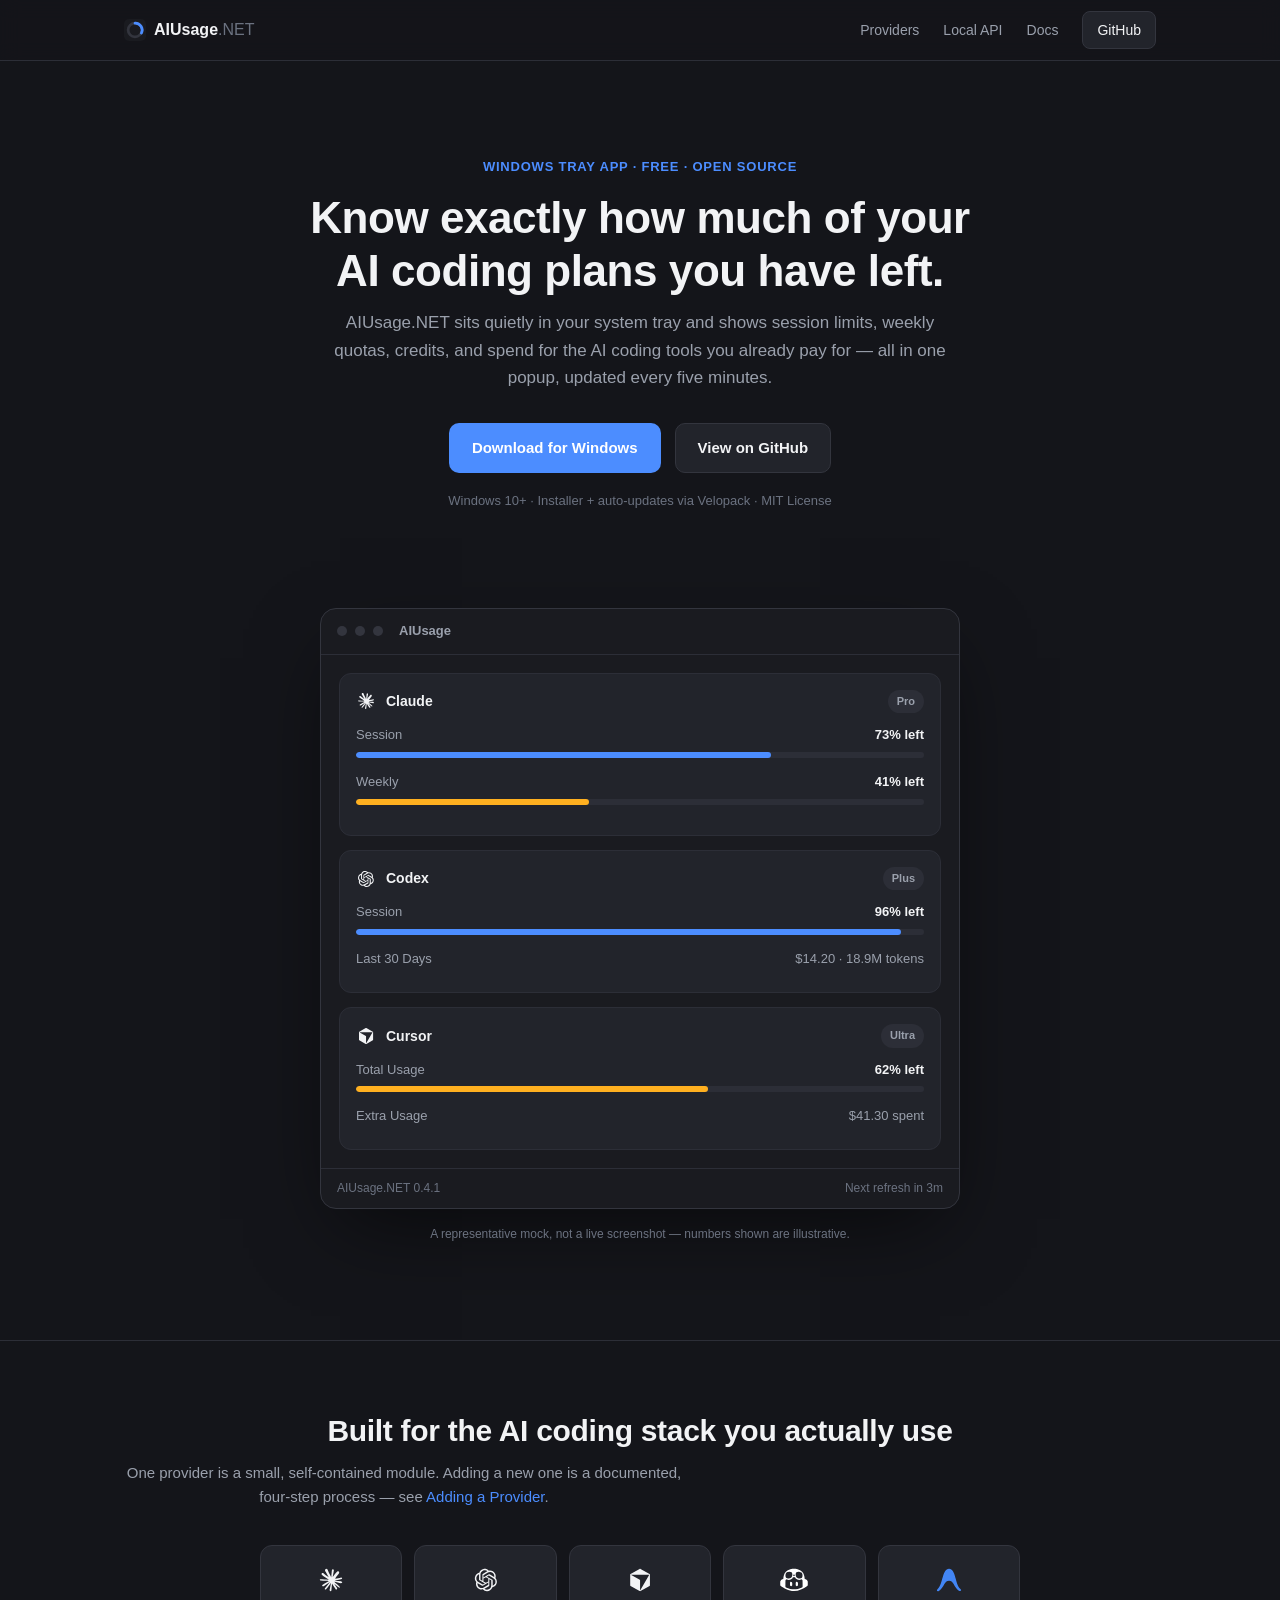
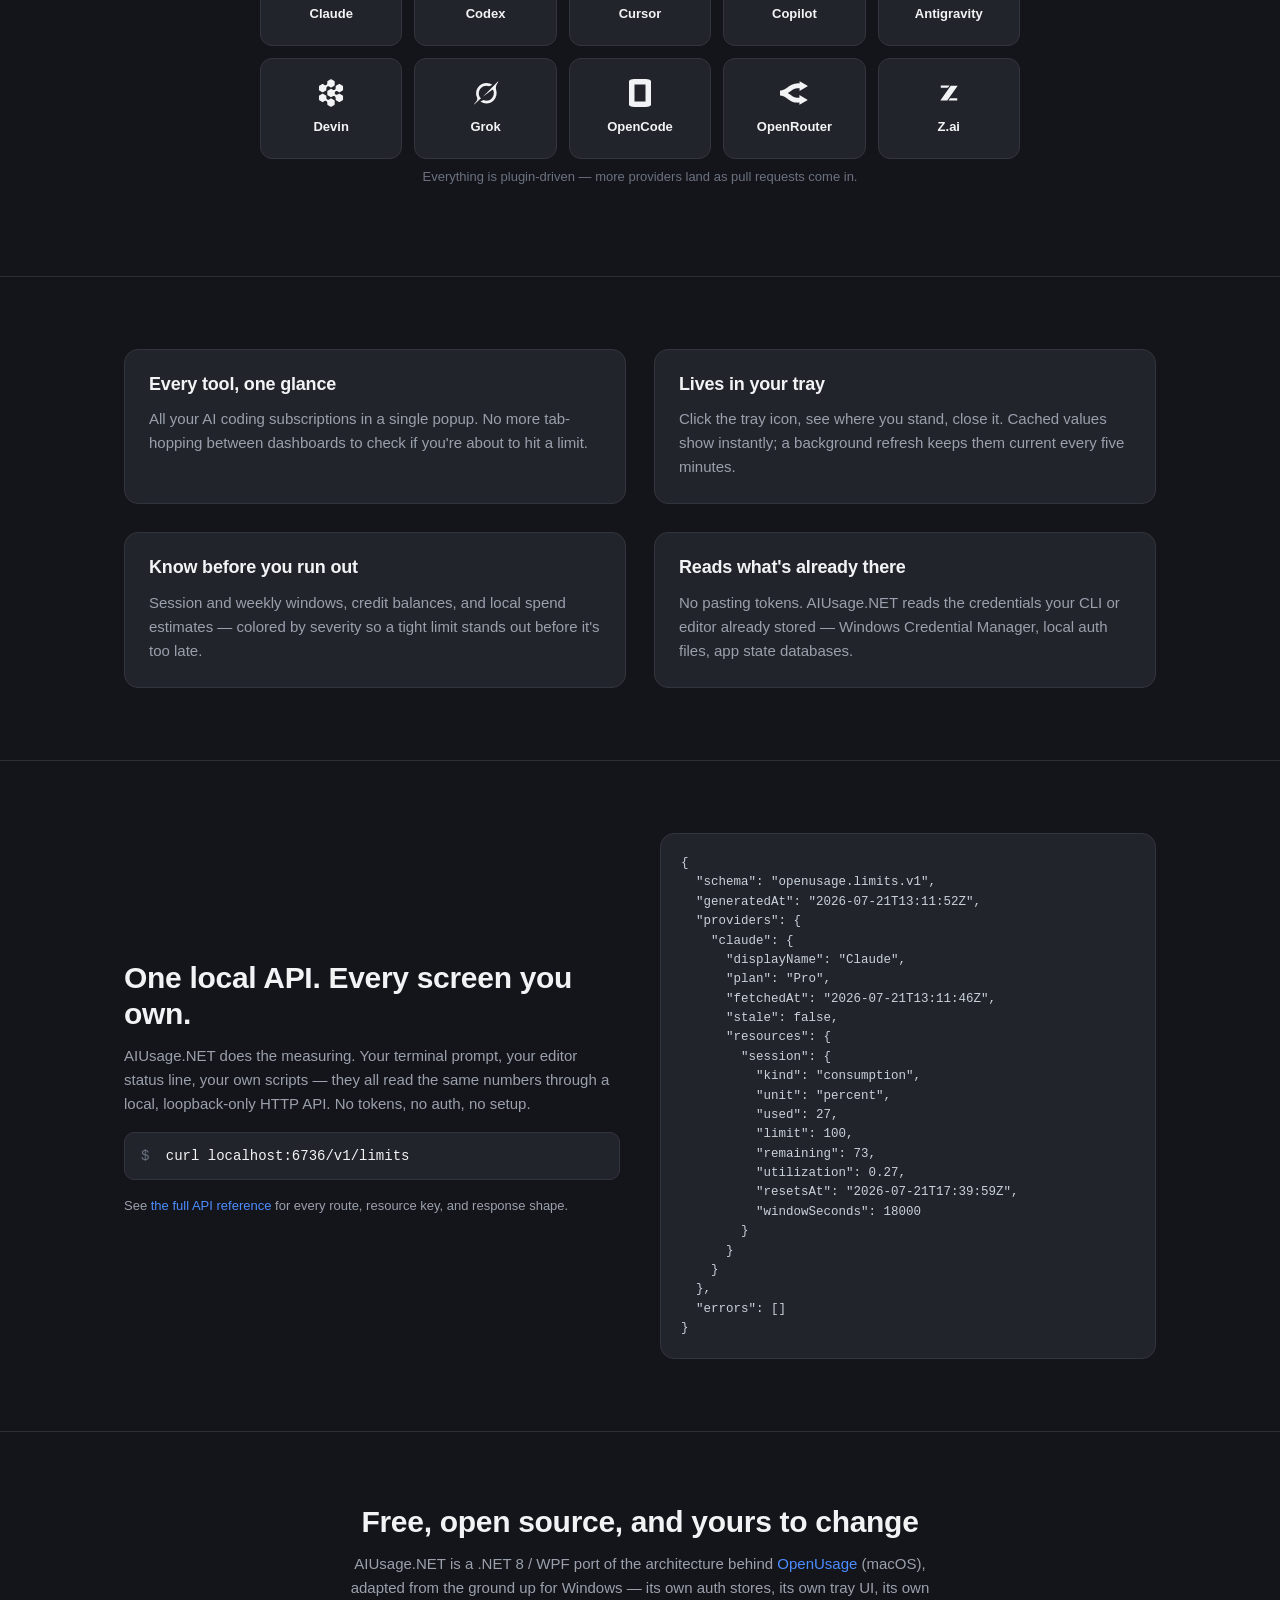
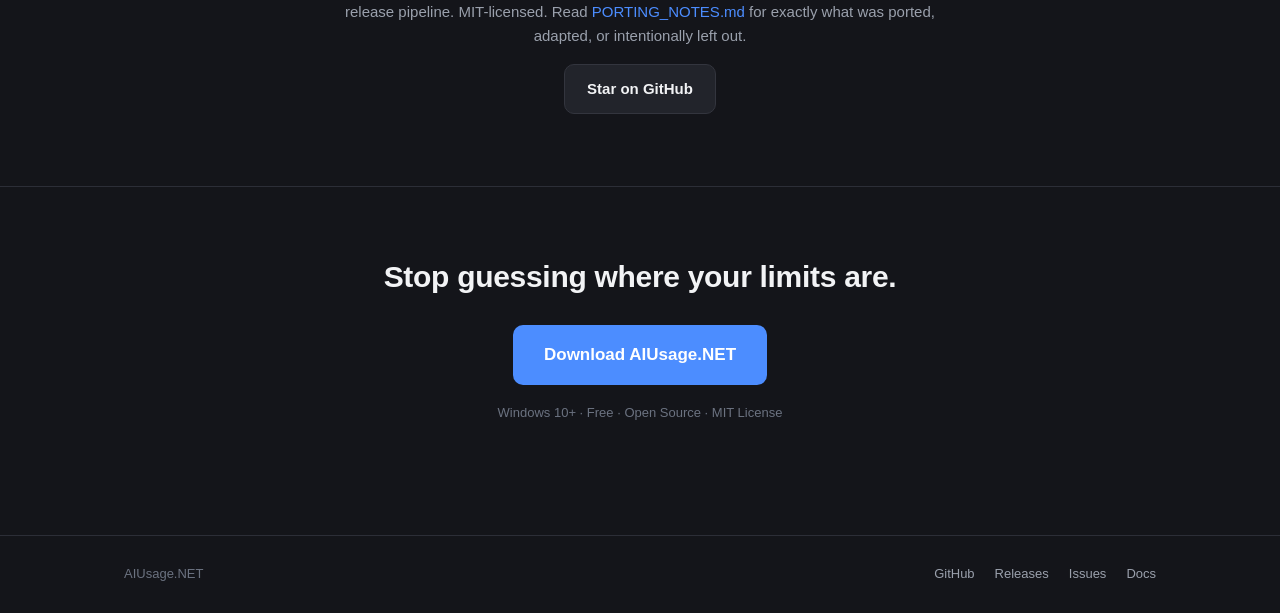
<file: index.html>
<!doctype html>
<html lang="en">
<head>
<meta charset="utf-8">
<meta name="viewport" content="width=device-width, initial-scale=1">
<title>AIUsage.NET — AI usage tracking for your Windows tray</title>
<meta name="description" content="Track Claude, Codex, Cursor, Copilot, Grok, and more AI coding subscriptions from your Windows system tray. Free, open source, .NET 8.">
<link rel="icon" href="favicon.svg" type="image/svg+xml">
<link rel="stylesheet" href="styles.css">
</head>
<body>

<header class="site-header">
  <div class="wrap header-inner">
    <a class="brand" href="#">
      <img src="favicon.svg" alt="" width="22" height="22">
      <span>AIUsage<span class="brand-dim">.NET</span></span>
    </a>
    <nav class="site-nav">
      <a href="#providers">Providers</a>
      <a href="#api">Local API</a>
      <a href="https://github.com/LuigiElleBalotta/AIUsage.NET/blob/main/docs/README.md">Docs</a>
      <a class="nav-cta" href="https://github.com/LuigiElleBalotta/AIUsage.NET">GitHub</a>
    </nav>
  </div>
</header>

<main>

  <section class="hero">
    <div class="wrap hero-inner">
      <p class="eyebrow">Windows tray app · Free · Open source</p>
      <h1>Know exactly how much of your AI coding plans you have left.</h1>
      <p class="hero-sub">
        AIUsage.NET sits quietly in your system tray and shows session limits, weekly quotas,
        credits, and spend for the AI coding tools you already pay for — all in one popup, updated
        every five minutes.
      </p>
      <div class="cta-row">
        <a class="btn btn-primary" href="https://github.com/LuigiElleBalotta/AIUsage.NET/releases/latest">Download for Windows</a>
        <a class="btn btn-ghost" href="https://github.com/LuigiElleBalotta/AIUsage.NET">View on GitHub</a>
      </div>
      <p class="hero-note">Windows 10+ · Installer + auto-updates via Velopack · MIT License</p>
    </div>
  </section>

  <section class="mock-section">
    <div class="wrap">
      <div class="mock-window" aria-hidden="true">
        <div class="mock-titlebar">
          <span class="mock-dot"></span>
          <span class="mock-dot"></span>
          <span class="mock-dot"></span>
          <span class="mock-title">AIUsage</span>
        </div>
        <div class="mock-body">

          <div class="mock-card">
            <div class="mock-card-head">
              <img class="mock-provider-icon" src="icons/claude.svg" alt="Claude">
              <span class="mock-card-title">Claude</span>
              <span class="mock-pill">Pro</span>
            </div>
            <div class="mock-row">
              <span class="mock-row-label">Session</span>
              <span class="mock-row-value">73% left</span>
            </div>
            <div class="mock-bar"><div class="mock-bar-fill" style="width:73%"></div></div>
            <div class="mock-row">
              <span class="mock-row-label">Weekly</span>
              <span class="mock-row-value">41% left</span>
            </div>
            <div class="mock-bar"><div class="mock-bar-fill warn" style="width:41%"></div></div>
          </div>

          <div class="mock-card">
            <div class="mock-card-head">
              <img class="mock-provider-icon" src="icons/codex.svg" alt="Codex">
              <span class="mock-card-title">Codex</span>
              <span class="mock-pill">Plus</span>
            </div>
            <div class="mock-row">
              <span class="mock-row-label">Session</span>
              <span class="mock-row-value">96% left</span>
            </div>
            <div class="mock-bar"><div class="mock-bar-fill" style="width:96%"></div></div>
            <div class="mock-row">
              <span class="mock-row-label">Last 30 Days</span>
              <span class="mock-row-value mock-row-muted">$14.20 · 18.9M tokens</span>
            </div>
          </div>

          <div class="mock-card">
            <div class="mock-card-head">
              <img class="mock-provider-icon" src="icons/cursor.svg" alt="Cursor">
              <span class="mock-card-title">Cursor</span>
              <span class="mock-pill">Ultra</span>
            </div>
            <div class="mock-row">
              <span class="mock-row-label">Total Usage</span>
              <span class="mock-row-value">62% left</span>
            </div>
            <div class="mock-bar"><div class="mock-bar-fill warn" style="width:62%"></div></div>
            <div class="mock-row">
              <span class="mock-row-label">Extra Usage</span>
              <span class="mock-row-value mock-row-muted">$41.30 spent</span>
            </div>
          </div>

        </div>
        <div class="mock-footer">
          <span>AIUsage.NET 0.4.1</span>
          <span>Next refresh in 3m</span>
        </div>
      </div>
      <p class="mock-caption">A representative mock, not a live screenshot — numbers shown are illustrative.</p>
    </div>
  </section>

  <section id="providers" class="providers-section">
    <div class="wrap">
      <h2>Built for the AI coding stack you actually use</h2>
      <p class="section-sub">One provider is a small, self-contained module. Adding a new one is a documented, four-step process — see <a href="https://github.com/LuigiElleBalotta/AIUsage.NET/blob/main/docs/adding-a-provider.md">Adding a Provider</a>.</p>
      <div class="provider-grid">
        <div class="provider-tile"><img class="provider-icon" src="icons/claude.svg" alt=""><span>Claude</span></div>
        <div class="provider-tile"><img class="provider-icon" src="icons/codex.svg" alt=""><span>Codex</span></div>
        <div class="provider-tile"><img class="provider-icon" src="icons/cursor.svg" alt=""><span>Cursor</span></div>
        <div class="provider-tile"><img class="provider-icon" src="icons/copilot.svg" alt=""><span>Copilot</span></div>
        <div class="provider-tile"><img class="provider-icon" src="icons/antigravity.svg" alt=""><span>Antigravity</span></div>
        <div class="provider-tile"><img class="provider-icon" src="icons/devin.svg" alt=""><span>Devin</span></div>
        <div class="provider-tile"><img class="provider-icon" src="icons/grok.svg" alt=""><span>Grok</span></div>
        <div class="provider-tile"><img class="provider-icon" src="icons/opencode.svg" alt=""><span>OpenCode</span></div>
        <div class="provider-tile"><img class="provider-icon" src="icons/openrouter.svg" alt=""><span>OpenRouter</span></div>
        <div class="provider-tile"><img class="provider-icon" src="icons/zai.svg" alt=""><span>Z.ai</span></div>
      </div>
      <p class="section-note">Everything is plugin-driven — more providers land as pull requests come in.</p>
    </div>
  </section>

  <section class="features-section">
    <div class="wrap">
      <div class="feature-grid">
        <div class="feature">
          <h3>Every tool, one glance</h3>
          <p>All your AI coding subscriptions in a single popup. No more tab-hopping between dashboards to check if you're about to hit a limit.</p>
        </div>
        <div class="feature">
          <h3>Lives in your tray</h3>
          <p>Click the tray icon, see where you stand, close it. Cached values show instantly; a background refresh keeps them current every five minutes.</p>
        </div>
        <div class="feature">
          <h3>Know before you run out</h3>
          <p>Session and weekly windows, credit balances, and local spend estimates — colored by severity so a tight limit stands out before it's too late.</p>
        </div>
        <div class="feature">
          <h3>Reads what's already there</h3>
          <p>No pasting tokens. AIUsage.NET reads the credentials your CLI or editor already stored — Windows Credential Manager, local auth files, app state databases.</p>
        </div>
      </div>
    </div>
  </section>

  <section id="api" class="api-section">
    <div class="wrap">
      <div class="api-grid">
        <div class="api-copy">
          <h2>One local API. Every screen you own.</h2>
          <p>
            AIUsage.NET does the measuring. Your terminal prompt, your editor status line, your own
            scripts — they all read the same numbers through a local, loopback-only HTTP API.
            No tokens, no auth, no setup.
          </p>
          <div class="curl-line"><span class="curl-dollar">$</span> curl localhost:6736/v1/limits</div>
          <p class="api-note">
            See <a href="https://github.com/LuigiElleBalotta/AIUsage.NET/blob/main/docs/local-http-api.md">the full API reference</a>
            for every route, resource key, and response shape.
          </p>
        </div>
        <pre class="api-code"><code>{
  "schema": "openusage.limits.v1",
  "generatedAt": "2026-07-21T13:11:52Z",
  "providers": {
    "claude": {
      "displayName": "Claude",
      "plan": "Pro",
      "fetchedAt": "2026-07-21T13:11:46Z",
      "stale": false,
      "resources": {
        "session": {
          "kind": "consumption",
          "unit": "percent",
          "used": 27,
          "limit": 100,
          "remaining": 73,
          "utilization": 0.27,
          "resetsAt": "2026-07-21T17:39:59Z",
          "windowSeconds": 18000
        }
      }
    }
  },
  "errors": []
}</code></pre>
      </div>
    </div>
  </section>

  <section class="oss-section">
    <div class="wrap oss-inner">
      <h2>Free, open source, and yours to change</h2>
      <p>
        AIUsage.NET is a .NET 8 / WPF port of the architecture behind
        <a href="https://github.com/robinebers/openusage">OpenUsage</a> (macOS), adapted from the
        ground up for Windows — its own auth stores, its own tray UI, its own release pipeline.
        MIT-licensed. Read <a href="https://github.com/LuigiElleBalotta/AIUsage.NET/blob/main/PORTING_NOTES.md">PORTING_NOTES.md</a>
        for exactly what was ported, adapted, or intentionally left out.
      </p>
      <a class="btn btn-ghost" href="https://github.com/LuigiElleBalotta/AIUsage.NET">Star on GitHub</a>
    </div>
  </section>

  <section class="final-cta">
    <div class="wrap final-cta-inner">
      <h2>Stop guessing where your limits are.</h2>
      <a class="btn btn-primary btn-lg" href="https://github.com/LuigiElleBalotta/AIUsage.NET/releases/latest">Download AIUsage.NET</a>
      <p class="hero-note">Windows 10+ · Free · Open Source · MIT License</p>
    </div>
  </section>

</main>

<footer class="site-footer">
  <div class="wrap footer-inner">
    <span>AIUsage.NET</span>
    <nav>
      <a href="https://github.com/LuigiElleBalotta/AIUsage.NET">GitHub</a>
      <a href="https://github.com/LuigiElleBalotta/AIUsage.NET/releases">Releases</a>
      <a href="https://github.com/LuigiElleBalotta/AIUsage.NET/issues">Issues</a>
      <a href="https://github.com/LuigiElleBalotta/AIUsage.NET/blob/main/docs/README.md">Docs</a>
    </nav>
  </div>
</footer>

</body>
</html>
</file>
<file: styles.css>
:root {
  --bg: #14151A;
  --window: #1A1B20;
  --card: #22242B;
  --card-hover: #282A32;
  --border: #33353E;
  --divider: #2C2E37;
  --text: #F2F3F5;
  --text-secondary: #9AA0AC;
  --text-tertiary: #6B7280;
  --accent: #4C8DFF;
  --warn: #FFB020;
  --critical: #FF5C5C;
  --radius: 14px;
  --max-width: 1080px;
}

* { box-sizing: border-box; }

html { scroll-behavior: smooth; }

body {
  margin: 0;
  background: var(--bg);
  color: var(--text);
  font: 15px/1.6 -apple-system, "Segoe UI", Inter, Roboto, Helvetica, Arial, sans-serif;
  -webkit-font-smoothing: antialiased;
}

.wrap {
  max-width: var(--max-width);
  margin: 0 auto;
  padding: 0 24px;
}

a { color: var(--accent); text-decoration: none; }
a:hover { text-decoration: underline; }

h1, h2, h3 { line-height: 1.2; margin: 0 0 12px; letter-spacing: -0.01em; }
h1 { font-size: 44px; font-weight: 700; }
h2 { font-size: 30px; font-weight: 700; }
h3 { font-size: 18px; font-weight: 600; }
p { color: var(--text-secondary); margin: 0 0 16px; }

/* Header */
.site-header {
  position: sticky;
  top: 0;
  z-index: 10;
  background: rgba(20, 21, 26, 0.85);
  backdrop-filter: blur(10px);
  border-bottom: 1px solid var(--divider);
}
.header-inner {
  display: flex;
  align-items: center;
  justify-content: space-between;
  height: 60px;
}
.brand {
  display: flex;
  align-items: center;
  gap: 8px;
  color: var(--text);
  font-weight: 700;
  font-size: 16px;
}
.brand:hover { text-decoration: none; }
.brand-dim { color: var(--text-tertiary); font-weight: 500; }
.site-nav { display: flex; align-items: center; gap: 24px; }
.site-nav a { color: var(--text-secondary); font-size: 14px; font-weight: 500; }
.site-nav a:hover { color: var(--text); text-decoration: none; }
.nav-cta {
  background: var(--card);
  border: 1px solid var(--border);
  color: var(--text) !important;
  padding: 7px 14px;
  border-radius: 8px;
}
.nav-cta:hover { background: var(--card-hover); }

/* Buttons */
.btn {
  display: inline-flex;
  align-items: center;
  justify-content: center;
  padding: 12px 22px;
  border-radius: 10px;
  font-weight: 600;
  font-size: 15px;
  border: 1px solid transparent;
}
.btn:hover { text-decoration: none; }
.btn-primary { background: var(--accent); color: #fff; }
.btn-primary:hover { background: #3d7cf0; }
.btn-ghost { background: var(--card); border: 1px solid var(--border); color: var(--text); }
.btn-ghost:hover { background: var(--card-hover); }
.btn-lg { padding: 15px 30px; font-size: 17px; }

/* Hero */
.hero { padding: 96px 0 56px; text-align: center; }
.eyebrow {
  color: var(--accent);
  font-weight: 600;
  font-size: 13px;
  text-transform: uppercase;
  letter-spacing: 0.06em;
  margin-bottom: 14px;
}
.hero-inner { max-width: 760px; margin: 0 auto; }
.hero-sub { font-size: 17px; max-width: 620px; margin: 0 auto 32px; }
.cta-row { display: flex; gap: 14px; justify-content: center; flex-wrap: wrap; margin-bottom: 18px; }
.hero-note { font-size: 13px; color: var(--text-tertiary); }

/* Mock window */
.mock-section { padding: 24px 0 80px; }
.mock-window {
  max-width: 640px;
  margin: 0 auto;
  background: var(--window);
  border: 1px solid var(--border);
  border-radius: 16px;
  overflow: hidden;
  box-shadow: 0 30px 80px -20px rgba(0,0,0,0.6);
}
.mock-titlebar {
  display: flex;
  align-items: center;
  gap: 8px;
  padding: 12px 16px;
  border-bottom: 1px solid var(--divider);
}
.mock-dot { width: 10px; height: 10px; border-radius: 50%; background: var(--border); }
.mock-title { margin-left: 8px; font-size: 13px; color: var(--text-secondary); font-weight: 600; }
.mock-body { padding: 18px; display: flex; flex-direction: column; gap: 14px; }
.mock-card { background: var(--card); border: 1px solid var(--divider); border-radius: 12px; padding: 16px; }
.mock-card-head { display: flex; align-items: center; gap: 10px; margin-bottom: 12px; }
.mock-card-title { font-weight: 600; font-size: 14px; }
.mock-pill { margin-left: auto; background: var(--divider); color: var(--text-secondary); font-size: 11px; font-weight: 600; padding: 3px 9px; border-radius: 100px; }
.mock-row { display: flex; justify-content: space-between; font-size: 13px; margin-bottom: 6px; }
.mock-row-label { color: var(--text-secondary); }
.mock-row-value { font-weight: 600; }
.mock-row-muted { font-weight: 500; color: var(--text-secondary); }
.mock-bar { height: 6px; background: var(--divider); border-radius: 100px; margin-bottom: 14px; overflow: hidden; }
.mock-bar-fill { height: 100%; background: var(--accent); border-radius: 100px; }
.mock-bar-fill.warn { background: var(--warn); }
.mock-footer {
  display: flex;
  justify-content: space-between;
  padding: 10px 16px;
  border-top: 1px solid var(--divider);
  font-size: 12px;
  color: var(--text-tertiary);
}
.mock-caption { text-align: center; font-size: 12px; color: var(--text-tertiary); margin-top: 16px; }

.mock-provider-icon, .provider-icon {
  width: 20px;
  height: 20px;
  display: inline-block;
  flex-shrink: 0;
  object-fit: contain;
}

/* Sections */
section { padding: 72px 0; }
.section-sub { max-width: 560px; }
.section-note { font-size: 13px; color: var(--text-tertiary); margin-top: 8px; }

.providers-section { text-align: center; border-top: 1px solid var(--divider); }
.provider-grid {
  display: grid;
  grid-template-columns: repeat(5, 1fr);
  gap: 12px;
  max-width: 760px;
  margin: 36px auto 8px;
}
.provider-tile {
  display: flex;
  flex-direction: column;
  align-items: center;
  gap: 10px;
  background: var(--card);
  border: 1px solid var(--border);
  border-radius: 12px;
  padding: 20px 8px;
  font-size: 13px;
  font-weight: 600;
}
.provider-tile .provider-icon { width: 28px; height: 28px; border-radius: 8px; }

.features-section { border-top: 1px solid var(--divider); }
.feature-grid {
  display: grid;
  grid-template-columns: repeat(2, 1fr);
  gap: 28px;
}
.feature {
  background: var(--card);
  border: 1px solid var(--border);
  border-radius: var(--radius);
  padding: 24px;
}
.feature p { margin: 0; }

.api-section { border-top: 1px solid var(--divider); }
.api-grid { display: grid; grid-template-columns: 1fr 1fr; gap: 40px; align-items: center; }
.curl-line {
  font-family: "Cascadia Code", "SF Mono", Menlo, monospace;
  font-size: 14px;
  background: var(--card);
  border: 1px solid var(--border);
  border-radius: 10px;
  padding: 12px 16px;
  margin-bottom: 16px;
}
.curl-dollar { color: var(--text-tertiary); margin-right: 8px; }
.api-note { font-size: 13px; }
.api-code {
  background: var(--card);
  border: 1px solid var(--border);
  border-radius: var(--radius);
  padding: 20px;
  font-family: "Cascadia Code", "SF Mono", Menlo, monospace;
  font-size: 12.5px;
  line-height: 1.55;
  color: #C9D1D9;
  overflow-x: auto;
  margin: 0;
}

.oss-section { border-top: 1px solid var(--divider); text-align: center; }
.oss-inner { max-width: 640px; margin: 0 auto; }

.final-cta { border-top: 1px solid var(--divider); text-align: center; padding-bottom: 96px; }
.final-cta-inner { display: flex; flex-direction: column; align-items: center; gap: 18px; }

/* Footer */
.site-footer { border-top: 1px solid var(--divider); padding: 28px 0; }
.footer-inner {
  display: flex;
  justify-content: space-between;
  align-items: center;
  color: var(--text-tertiary);
  font-size: 13px;
}
.footer-inner nav { display: flex; gap: 20px; }
.footer-inner nav a { color: var(--text-secondary); }

@media (max-width: 760px) {
  h1 { font-size: 32px; }
  h2 { font-size: 24px; }
  .provider-grid { grid-template-columns: repeat(3, 1fr); }
  .feature-grid { grid-template-columns: 1fr; }
  .api-grid { grid-template-columns: 1fr; }
  .site-nav a:not(.nav-cta) { display: none; }
  .footer-inner { flex-direction: column; gap: 12px; }
}
</file>
